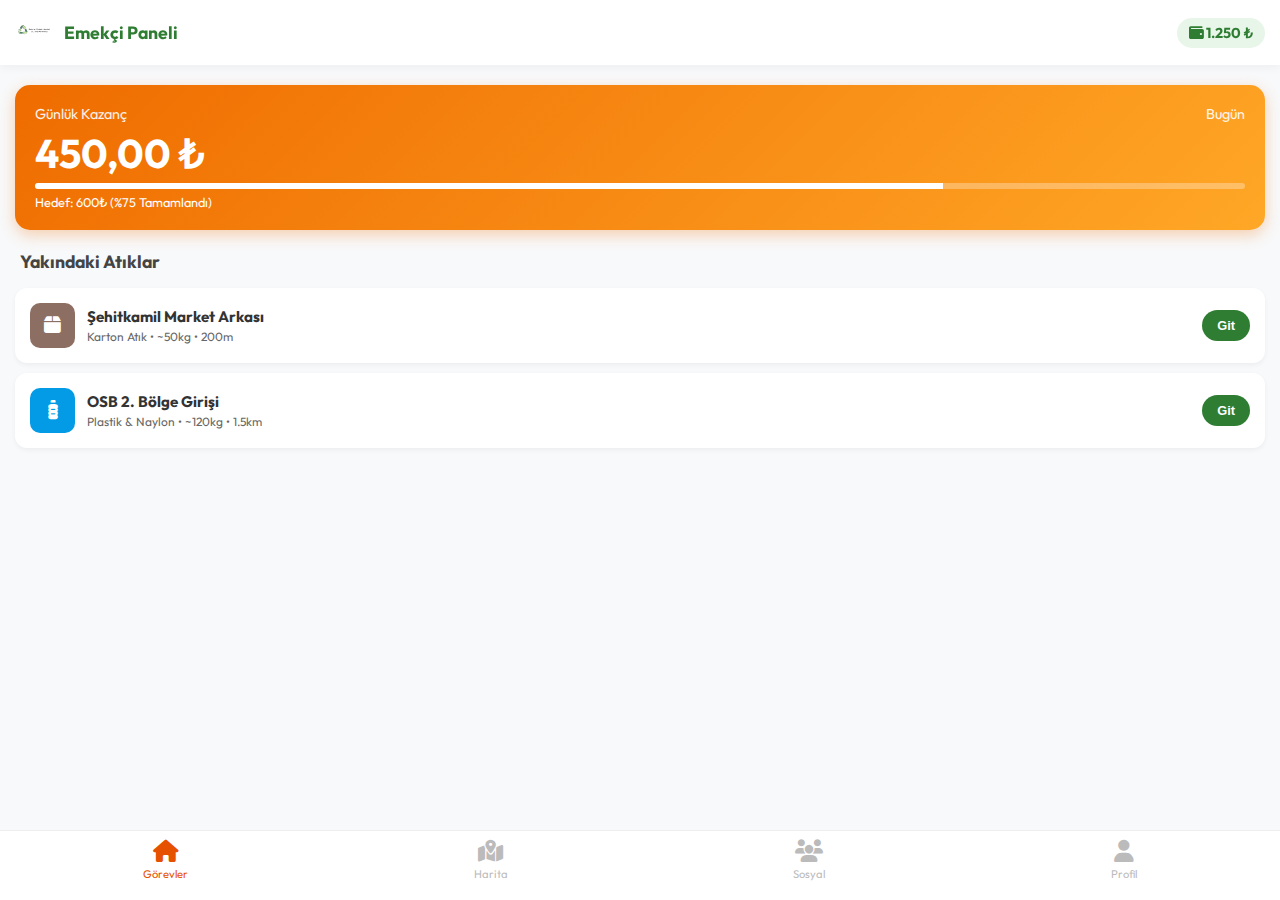
<file: index.html>
<!DOCTYPE html>
<html lang="tr">
<head>
    <meta charset="UTF-8">
    <meta name="viewport" content="width=device-width, initial-scale=1.0, maximum-scale=1.0, user-scalable=no">
    <title>Dönüşüm Emekçisi</title>
    <link rel="stylesheet" href="style.css">
    <link rel="manifest" href="manifest.json">
    <link rel="stylesheet" href="https://cdnjs.cloudflare.com/ajax/libs/font-awesome/6.4.0/css/all.min.css">
    <link href="https://fonts.googleapis.com/css2?family=Outfit:wght@300;500;700&display=swap" rel="stylesheet">
</head>
<body class="app-body">

    <header class="app-header">
        <div class="header-left">
            <div class="logo-box">
                <img src="yeni-logo.png" alt="Logo" class="header-logo">
            </div>
            <span class="app-title">Emekçi Paneli</span>
        </div>
        <div class="wallet-badge">
            <i class="fas fa-wallet"></i> 1.250 ₺
        </div>
    </header>

    <main class="content-area">

        <div id="view-home" class="tab-view active">
            <div class="earnings-card">
                <div class="card-top">
                    <span>Günlük Kazanç</span>
                    <span class="date">Bugün</span>
                </div>
                <h1 class="amount">450,00 ₺</h1>
                <div class="progress-bg">
                    <div class="progress-fill" style="width: 75%"></div>
                </div>
                <p class="goal-text">Hedef: 600₺ (%75 Tamamlandı)</p>
            </div>

            <h3 class="section-title">Yakındaki Atıklar</h3>
            <div class="task-list">
                <div class="task-card">
                    <div class="task-icon cardboard"><i class="fas fa-box"></i></div>
                    <div class="task-info">
                        <h4>Şehitkamil Market Arkası</h4>
                        <p>Karton Atık • ~50kg • 200m</p>
                    </div>
                    <button class="btn-go">Git</button>
                </div>
                <div class="task-card">
                    <div class="task-icon plastic"><i class="fas fa-bottle-water"></i></div>
                    <div class="task-info">
                        <h4>OSB 2. Bölge Girişi</h4>
                        <p>Plastik & Naylon • ~120kg • 1.5km</p>
                    </div>
                    <button class="btn-go">Git</button>
                </div>
            </div>
        </div>

        <div id="view-map" class="tab-view" style="display: none;">
            <div class="map-container">
                <img src="map.jpg" alt="Harita" class="map-image">
                
                <div class="map-pin pin-1" onclick="alert('50kg Kağıt Atık')">
                    <i class="fas fa-recycle"></i>
                </div>
                <div class="map-pin pin-2" onclick="alert('20kg Plastik Atık')">
                    <i class="fas fa-industry"></i>
                </div>
                
                <div class="map-toast">
                    <i class="fas fa-info-circle"></i> Bölgende 3 aktif atık var.
                </div>
            </div>
        </div>

        <div id="view-social" class="tab-view" style="display: none;">
            <h3 class="section-title" style="padding: 0 5px;">Dönüşüm Meydanı</h3>
            
            <div class="social-feed">
                <div class="post-card">
                    <div class="post-header">
                        <div class="avatar">A</div>
                        <div class="user-meta">
                            <h5>Ahmet Usta</h5>
                            <span>10 dk önce • Şahinbey</span>
                        </div>
                    </div>
                    <p>Parkın orada çok fazla cam şişe çıktı, aracı olan varsa yardıma gelebilir mi?</p>
                    <div class="post-actions">
                        <span><i class="far fa-heart"></i> 12</span>
                        <span><i class="far fa-comment"></i> 3</span>
                    </div>
                </div>

                <div class="post-card">
                    <div class="post-header">
                        <div class="avatar color-2">Z</div>
                        <div class="user-meta">
                            <h5>Zeynep Abla</h5>
                            <span>1 saat önce • OSB</span>
                        </div>
                    </div>
                    <p>Eldiven dağıtımı başlamış kooperatif binasında. İhtiyacı olan kaçırmasın.</p>
                    <div class="post-actions">
                        <span><i class="far fa-heart"></i> 45</span>
                        <span><i class="far fa-comment"></i> 12</span>
                    </div>
                </div>
            </div>
            <div class="fab-btn"><i class="fas fa-pen"></i></div>
        </div>

        <div id="view-profile" class="tab-view" style="display: none;">
            <div class="profile-card">
                <div class="profile-pic"><i class="fas fa-user"></i></div>
                <h2>Mehmet Yılmaz</h2>
                <span class="id-badge">ID: #TR-27-4829</span>
                
                <div class="stats-row">
                    <div class="stat-box">
                        <strong>12.5 Ton</strong>
                        <span>Toplam</span>
                    </div>
                    <div class="stat-box">
                        <strong>4.2 Bin ₺</strong>
                        <span>Bu Ay</span>
                    </div>
                </div>
            </div>

            <div class="menu-list">
                <div class="menu-item"><i class="fas fa-history"></i> Geçmiş İşlerim</div>
                <div class="menu-item"><i class="fas fa-qrcode"></i> QR Kodum</div>
                <div class="menu-item logout"><i class="fas fa-sign-out-alt"></i> Çıkış Yap</div>
            </div>
        </div>

        <div style="height: 80px;"></div> </main>

    <nav class="bottom-nav">
        <div class="nav-item active" onclick="switchTab('home', this)">
            <i class="fas fa-home"></i>
            <span>Görevler</span>
        </div>
        <div class="nav-item" onclick="switchTab('map', this)">
            <i class="fas fa-map-marked-alt"></i>
            <span>Harita</span>
        </div>
        <div class="nav-item" onclick="switchTab('social', this)">
            <i class="fas fa-users"></i>
            <span>Sosyal</span>
        </div>
        <div class="nav-item" onclick="switchTab('profile', this)">
            <i class="fas fa-user"></i>
            <span>Profil</span>
        </div>
    </nav>

    <script src="script.js"></script>
</body>
</html>
</file>
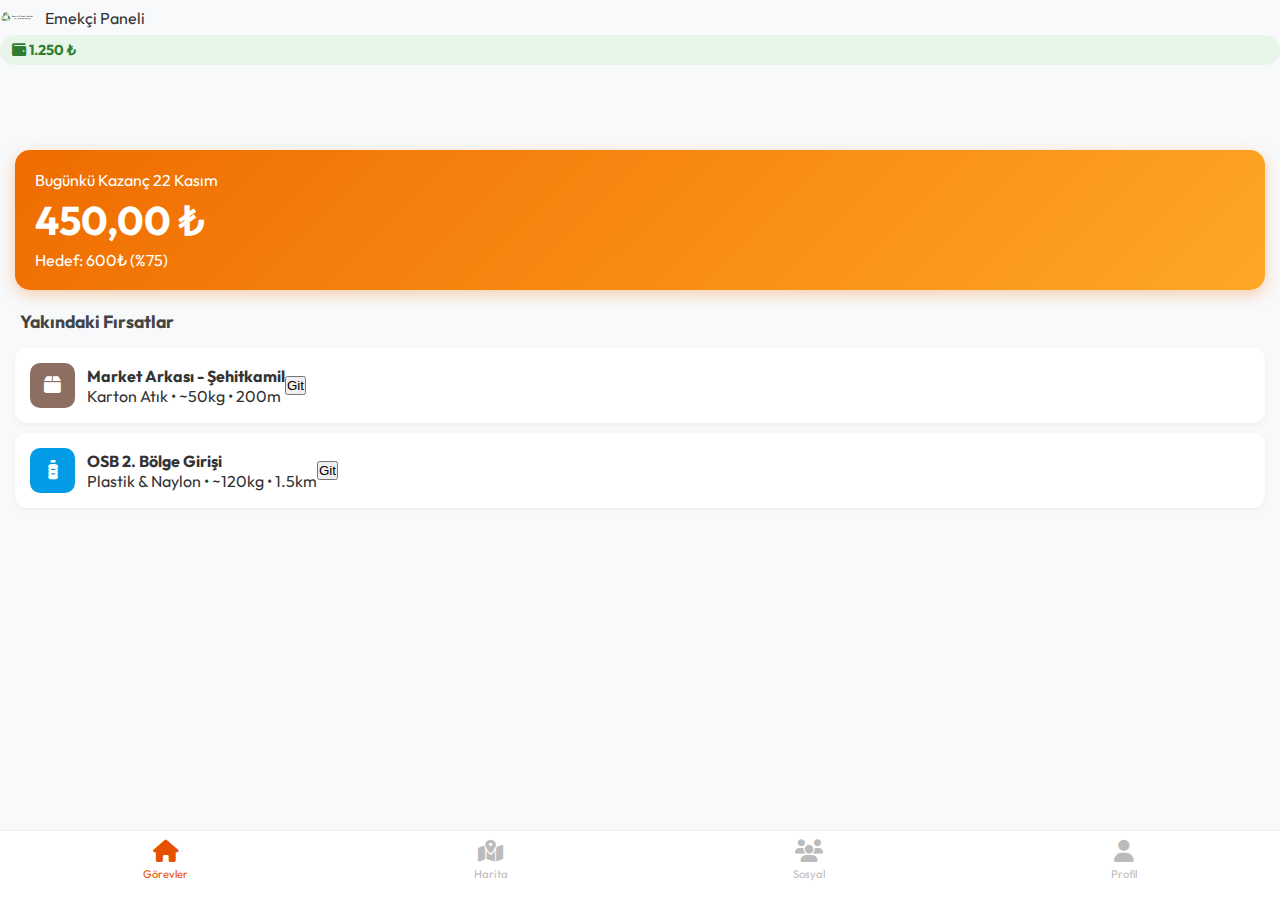
<file: worker.html>
<!DOCTYPE html>
<html lang="tr">
<head>
    <meta charset="UTF-8">
    <meta name="viewport" content="width=device-width, initial-scale=1.0, maximum-scale=1.0, user-scalable=no">
    <title>Dönüşüm Emekçisi</title>
    <link rel="stylesheet" href="style.css">
    <link rel="stylesheet" href="https://cdnjs.cloudflare.com/ajax/libs/font-awesome/6.4.0/css/all.min.css">
    <link href="https://fonts.googleapis.com/css2?family=Outfit:wght@300;500;700&display=swap" rel="stylesheet">
</head>
<body class="app-body">

    <header class="worker-header">
        <div class="header-left">
            <img src="yeni-logo.png" alt="Logo" class="header-logo">
            <span class="app-name">Emekçi Paneli</span>
        </div>
        <div class="wallet-badge">
            <i class="fas fa-wallet"></i>
            <span>1.250 ₺</span>
        </div>
    </header>

    <main class="content-area">

        <div id="view-home" class="tab-view active">
            <div class="earnings-card">
                <div class="earning-top">
                    <span>Bugünkü Kazanç</span>
                    <span class="date">22 Kasım</span>
                </div>
                <h1 class="amount">450,00 ₺</h1>
                <div class="progress-wrapper">
                    <div class="progress-bar" style="width: 75%"></div>
                </div>
                <p class="target-text">Hedef: 600₺ (%75)</p>
            </div>

            <h3 class="section-title">Yakındaki Fırsatlar</h3>
            <div class="task-list">
                <div class="task-card">
                    <div class="task-icon cardboard"><i class="fas fa-box"></i></div>
                    <div class="task-details">
                        <h4>Market Arkası - Şehitkamil</h4>
                        <p>Karton Atık • ~50kg • 200m</p>
                    </div>
                    <button class="btn-action">Git</button>
                </div>
                <div class="task-card">
                    <div class="task-icon plastic"><i class="fas fa-bottle-water"></i></div>
                    <div class="task-details">
                        <h4>OSB 2. Bölge Girişi</h4>
                        <p>Plastik & Naylon • ~120kg • 1.5km</p>
                    </div>
                    <button class="btn-action">Git</button>
                </div>
            </div>
        </div>

        <div id="view-map" class="tab-view" style="display: none;">
            <div class="map-wrapper">
                <img src="map.jpg" alt="Harita" class="full-map">
                
                <div class="pin pin-1"><i class="fas fa-recycle"></i></div>
                <div class="pin pin-2"><i class="fas fa-box"></i></div>
                
                <div class="map-toast">
                    <i class="fas fa-info-circle"></i> Bölgende 3 aktif atık noktası var.
                </div>
            </div>
        </div>

        <div id="view-social" class="tab-view" style="display: none;">
            <h3 class="section-title" style="padding: 0 20px;">Dönüşüm Meydanı</h3>
            <div class="feed">
                <div class="post-card">
                    <div class="post-header">
                        <div class="avatar-circle">M</div>
                        <div class="user-meta">
                            <h5>Mustafa Demir</h5>
                            <span>15 dk önce • Şahinbey</span>
                        </div>
                    </div>
                    <p class="post-text">Parkın orada çok fazla cam şişe çıktı, aracı olan varsa yardıma gelebilir mi?</p>
                    <div class="post-actions">
                        <span><i class="far fa-heart"></i> 12</span>
                        <span><i class="far fa-comment"></i> 3</span>
                    </div>
                </div>
                
                <div class="post-card">
                    <div class="post-header">
                        <div class="avatar-circle color-2">Z</div>
                        <div class="user-meta">
                            <h5>Zeynep Abla</h5>
                            <span>1 saat önce • OSB</span>
                        </div>
                    </div>
                    <p class="post-text">Eldiven dağıtımı başlamış kooperatif binasında. İhtiyacı olan kaçırmasın.</p>
                    <div class="post-actions">
                        <span><i class="far fa-heart"></i> 45</span>
                        <span><i class="far fa-comment"></i> 12</span>
                    </div>
                </div>
            </div>
            <button class="fab-btn"><i class="fas fa-pen"></i></button>
        </div>

        <div id="view-profile" class="tab-view" style="display: none;">
            <div class="profile-header">
                <div class="profile-pic">
                    <i class="fas fa-user"></i>
                </div>
                <h2>Ali Yılmaz</h2>
                <span class="id-badge">ID: #TR-4829</span>
            </div>
            
            <div class="menu-list">
                <div class="menu-item"><i class="fas fa-history"></i> Geçmiş İşlerim</div>
                <div class="menu-item"><i class="fas fa-qrcode"></i> QR Kodum</div>
                <div class="menu-item"><i class="fas fa-cog"></i> Ayarlar</div>
                <div class="menu-item logout"><i class="fas fa-sign-out-alt"></i> Çıkış Yap</div>
            </div>
        </div>

        <div style="height: 80px;"></div>
    </main>

    <nav class="bottom-nav">
        <div class="nav-item active" onclick="switchTab('home', this)">
            <i class="fas fa-home"></i>
            <span>Görevler</span>
        </div>
        <div class="nav-item" onclick="switchTab('map', this)">
            <i class="fas fa-map-marked-alt"></i>
            <span>Harita</span>
        </div>
        <div class="nav-item" onclick="switchTab('social', this)">
            <i class="fas fa-users"></i>
            <span>Sosyal</span>
        </div>
        <div class="nav-item" onclick="switchTab('profile', this)">
            <i class="fas fa-user"></i>
            <span>Profil</span>
        </div>
    </nav>

    <script src="script.js"></script>
</body>
</html>
</file>
<file: style.css>
/* ===========================
   1. TEMEL AYARLAR & RENKLER
   =========================== */
:root {
    --primary: #e65100; /* İşçi Turuncusu */
    --secondary: #2e7d32; /* Doğa Yeşili */
    --bg: #f8f9fa;
    --white: #ffffff;
    --text: #333;
    --gray: #666;
    --light-gray: #eee;
}

* { margin: 0; padding: 0; box-sizing: border-box; }

body { 
    font-family: 'Outfit', sans-serif; 
    background-color: var(--bg); 
    color: var(--text); 
    -webkit-tap-highlight-color: transparent; 
    overscroll-behavior-y: none;
}

/* ===========================
   2. ÜST BAR (HEADER)
   =========================== */
.app-header {
    position: fixed; top: 0; width: 100%; height: 65px;
    background: var(--white); display: flex; justify-content: space-between; align-items: center;
    padding: 0 15px; box-shadow: 0 2px 10px rgba(0,0,0,0.05); z-index: 100;
}

.header-left { display: flex; align-items: center; gap: 10px; }

.logo-box { background: white; padding: 2px; border-radius: 5px; }
.header-logo { height: 35px; width: auto; }

.app-title { font-weight: 700; color: var(--secondary); font-size: 1.1rem; }

.wallet-badge { 
    background: #e8f5e9; color: var(--secondary); 
    padding: 6px 12px; border-radius: 20px; 
    font-weight: bold; font-size: 0.9rem; 
}

/* İÇERİK ALANI */
.content-area { padding: 85px 15px 20px 15px; }

/* ===========================
   3. KAZANÇ KARTI
   =========================== */
.earnings-card {
    background: linear-gradient(135deg, #ef6c00, #ffa726);
    color: white; padding: 20px; border-radius: 15px;
    box-shadow: 0 5px 15px rgba(239, 108, 0, 0.3); margin-bottom: 20px;
}

.card-top { display: flex; justify-content: space-between; font-size: 0.9rem; opacity: 0.9; }
.amount { font-size: 2.5rem; margin: 5px 0; font-weight: 700; }

.progress-bg { 
    background: rgba(255,255,255,0.3); height: 6px; 
    border-radius: 10px; overflow: hidden; margin-bottom: 5px; 
}
.progress-fill { background: white; height: 100%; transition: width 0.5s ease; }
.goal-text { font-size: 0.8rem; }

/* ===========================
   4. GÖREV LİSTESİ
   =========================== */
.section-title { font-size: 1.1rem; margin-bottom: 15px; color: #444; padding-left: 5px; }

.task-card {
    background: white; padding: 15px; border-radius: 12px; display: flex; align-items: center;
    margin-bottom: 10px; box-shadow: 0 2px 5px rgba(0,0,0,0.05);
}

.task-icon { 
    width: 45px; height: 45px; border-radius: 10px; 
    display: flex; align-items: center; justify-content: center; 
    color: white; font-size: 1.2rem; margin-right: 12px; 
}
.cardboard { background: #8d6e63; }
.plastic { background: #039be5; }

.task-info h4 { font-size: 0.95rem; margin-bottom: 3px; }
.task-info p { font-size: 0.75rem; color: var(--gray); }

.btn-go { 
    margin-left: auto; background: var(--secondary); color: white; 
    border: none; padding: 8px 15px; border-radius: 20px; 
    font-size: 0.8rem; font-weight: bold; cursor: pointer;
}
.btn-go.disabled { background: #ccc; pointer-events: none; }

/* ===========================
   5. HARİTA GÖRÜNÜMÜ
   =========================== */
.map-container { position: relative; height: 70vh; border-radius: 15px; overflow: hidden; background: #ddd; }
.map-image { width: 100%; height: 100%; object-fit: cover; }

.map-pin {
    position: absolute; width: 40px; height: 40px; background: var(--secondary); color: white;
    border-radius: 50%; display: flex; align-items: center; justify-content: center;
    border: 3px solid white; box-shadow: 0 4px 10px rgba(0,0,0,0.3);
    animation: bounce 2s infinite; cursor: pointer;
}
.pin-1 { top: 30%; left: 40%; }
.pin-2 { top: 60%; left: 70%; background: #ef6c00; }

.map-toast {
    position: absolute; bottom: 20px; left: 50%; transform: translateX(-50%);
    background: white; padding: 10px 20px; border-radius: 30px;
    box-shadow: 0 5px 15px rgba(0,0,0,0.2); font-size: 0.85rem; font-weight: bold; white-space: nowrap;
}

/* ===========================
   6. SOSYAL AĞ
   =========================== */
.post-card { 
    background: white; padding: 15px; border-radius: 12px; 
    margin-bottom: 15px; box-shadow: 0 2px 5px rgba(0,0,0,0.05); 
}

.post-header { display: flex; align-items: center; margin-bottom: 10px; }

.avatar { 
    width: 35px; height: 35px; background: #7b1fa2; color: white; 
    border-radius: 50%; display: flex; align-items: center; justify-content: center; 
    font-weight: bold; margin-right: 10px; font-size: 0.9rem; 
}
.color-2 { background: #00897b; }

.user-meta h5 { margin: 0; font-size: 0.9rem; }
.user-meta span { font-size: 0.7rem; color: var(--gray); }

.post-card p { font-size: 0.9rem; color: #444; line-height: 1.4; margin-bottom: 10px; }

.post-actions { 
    display: flex; gap: 15px; font-size: 0.85rem; color: var(--gray); 
    border-top: 1px solid #eee; padding-top: 10px; 
}

/* Kırmızı Kalp Animasyonu */
.liked i { color: red; font-weight: 900; transform: scale(1.2); transition: 0.2s; }

.fab-btn {
    position: fixed; bottom: 85px; right: 20px; width: 55px; height: 55px;
    background: var(--primary); color: white; border: none; border-radius: 50%;
    font-size: 1.2rem; box-shadow: 0 4px 10px rgba(230, 81, 0, 0.4); 
    display: flex; align-items: center; justify-content: center; cursor: pointer;
}

/* ===========================
   7. PROFİL
   =========================== */
.profile-card { 
    text-align: center; padding: 30px 0; background: white; 
    border-radius: 15px; margin-bottom: 20px; 
}

.profile-pic { 
    width: 80px; height: 80px; background: #eee; border-radius: 50%; 
    margin: 0 auto 10px; display: flex; align-items: center; justify-content: center; 
    font-size: 2rem; color: #aaa; 
}

.id-badge { 
    background: #e3f2fd; color: #1565c0; padding: 3px 8px; 
    border-radius: 5px; font-size: 0.8rem; font-weight: bold; 
}

.stats-row { display: flex; justify-content: center; gap: 20px; margin-top: 20px; }
.stat-box { display: flex; flex-direction: column; }
.stat-box strong { font-size: 1.1rem; color: var(--primary); }
.stat-box span { font-size: 0.8rem; color: var(--gray); }

.menu-list { background: white; border-radius: 15px; overflow: hidden; }
.menu-item { 
    padding: 15px 20px; border-bottom: 1px solid #f0f0f0; 
    display: flex; align-items: center; gap: 15px; color: #444; cursor: pointer;
}
.menu-item.logout { color: red; }

/* ===========================
   8. ALT MENÜ (NAVIGASYON)
   =========================== */
.bottom-nav {
    position: fixed; bottom: 0; left: 0; width: 100%; height: 70px;
    background: white; display: flex; justify-content: space-around; align-items: center;
    border-top: 1px solid #eee; padding-bottom: 10px; z-index: 200;
}

.nav-item { 
    display: flex; flex-direction: column; align-items: center; 
    color: #bbb; font-size: 0.7rem; cursor: pointer; transition: color 0.2s; 
}
.nav-item i { font-size: 1.4rem; margin-bottom: 4px; }
.nav-item.active { color: var(--primary); }

/* ===========================
   9. MODAL (GİZLİ PENCERELER)
   =========================== */
.modal-overlay {
    position: fixed; top: 0; left: 0; width: 100%; height: 100%;
    background: rgba(0,0,0,0.6); z-index: 1000;
    display: none; /* Başlangıçta gizli */
    align-items: center; justify-content: center;
}

.modal-box {
    background: white; width: 90%; max-width: 350px;
    padding: 25px; border-radius: 20px; text-align: center;
    box-shadow: 0 10px 30px rgba(0,0,0,0.3);
    animation: popup 0.3s ease;
}

@keyframes popup {
    from { transform: scale(0.8); opacity: 0 }
    to { transform: scale(1); opacity: 1 }
}

.btn-close {
    background: transparent; border: none; color: #888;
    margin-top: 15px; cursor: pointer; font-size: 0.9rem;
    text-decoration: underline;
}

/* Geçmiş Listesi */
.history-list { list-style: none; padding: 0; text-align: left; }
.history-list li {
    display: flex; justify-content: space-between;
    padding: 10px 0; border-bottom: 1px solid #eee;
}
.history-list li span:last-child { color: var(--secondary); font-weight: bold; }

/* Post Yazma */
.post-input {
    width: 100%; height: 100px; border: 1px solid #ddd;
    border-radius: 10px; padding: 10px; font-family: inherit; margin-bottom: 10px;
}

/* Fotoğraf Yükleme Alanı */
.upload-area {
    border: 2px dashed #ccc; border-radius: 10px; padding: 20px;
    margin: 20px 0; cursor: pointer; color: #888; transition: all 0.3s;
}
.upload-area:hover { border-color: var(--primary); color: var(--primary); }
.upload-area.uploaded { border-color: var(--secondary); color: var(--secondary); background: #e8f5e9; }

/* Animasyon */
@keyframes bounce { 0%, 100% { transform: translateY(0); } 50% { transform: translateY(-10px); } }
</file>
